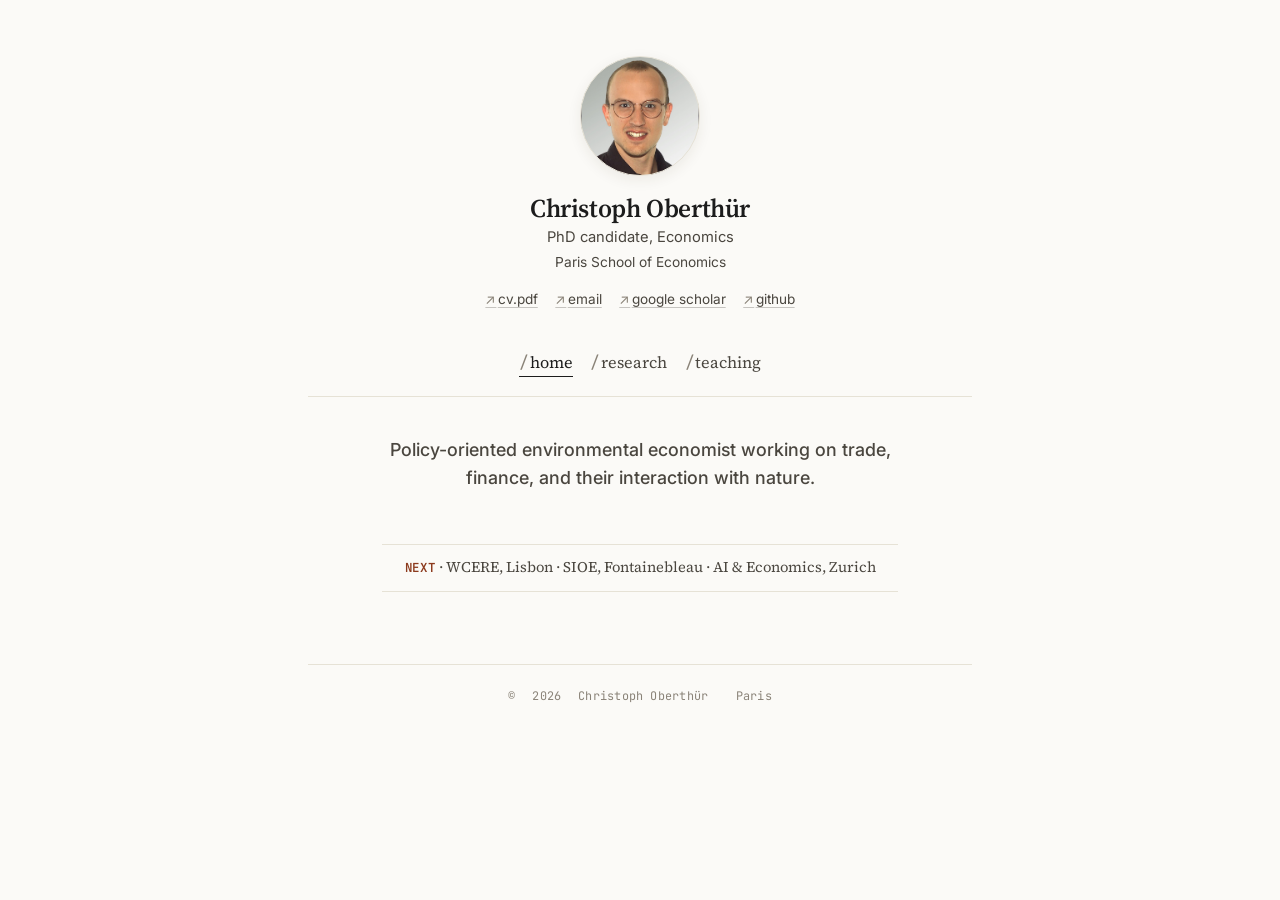
<file: index.html>
<!doctype html>
<html lang="en">
<head>
<meta charset="utf-8" />
<meta name="viewport" content="width=device-width, initial-scale=1" />
<title>Christoph Oberthür</title>
<meta name="description" content="Personal page of Christoph Oberthür, PhD candidate in Economics at the Paris School of Economics." />
<link rel="preconnect" href="https://fonts.googleapis.com" />
<link rel="preconnect" href="https://fonts.gstatic.com" crossorigin />
<link href="https://fonts.googleapis.com/css2?family=Source+Serif+4:opsz,wght@8..60,400;8..60,500;8..60,600&family=Inter:wght@400;500;600&family=JetBrains+Mono:wght@400&display=swap" rel="stylesheet" />
<link rel="stylesheet" href="minimal.css" />
<script src="minimal-tweaks.js"></script>
<style>
  /* Home-only: center the content column under the centered identity block. */
  body { text-align: center; }
  .lede, .next-line, .foot {
    margin-left: auto;
    margin-right: auto;
  }
  .lede { max-width: 32em; }
  .next-line {
    display: inline-block;
    border-left: none;
    border-top: 1px solid var(--rule);
    border-bottom: 1px solid var(--rule);
    padding: 0.7rem 1.4rem;
    background: transparent;
    text-align: left;
    max-width: 100%;
  }
  .foot { justify-content: center; }
  .foot span { margin: 0 0.6rem; }
</style>
</head>
<body>

<div class="shell">

  <aside class="side">
    <div class="avatar" aria-label="portrait of Christoph Oberthür"></div>
    <p class="id-name">Christoph Oberthür</p>
    <p class="id-role">PhD candidate, Economics</p>
    <p class="id-aff">Paris School of Economics</p>
    <ul class="links">
      <li><a href="CV_Christoph_Oberthuer.pdf"><span class="arrow">↗</span>cv.pdf</a></li>
      <li><a href="mailto:choberthur@mailbox.org"><span class="arrow">↗</span>email</a></li>
      <li><a href="https://scholar.google.com/citations?user=jgpY2G8AAAAJ&hl=en"><span class="arrow">↗</span>google scholar</a></li>
      <li><a href="https://github.com/s3chober"><span class="arrow">↗</span>github</a></li>
    </ul>
  </aside>

  <main>
    <nav class="topnav" aria-label="primary">
      <a class="current"><span class="slash">/</span>home</a>
      <a href="research.html"><span class="slash">/</span>research</a>
      <a href="teaching.html"><span class="slash">/</span>teaching</a>
    </nav>

    <p class="lede" style="font-family: var(--sans); font-style: normal; font-weight: 500">Policy-oriented environmental economist working on trade, finance, and their interaction with nature.</p>

    <p class="next-line">
      <span class="next-label">Next</span> · WCERE, Lisbon · SIOE, Fontainebleau · AI &amp; Economics, Zurich
    </p>

    <div class="foot">
      <span>© <span class="yr">2026</span> Christoph Oberthür</span>
      <span>Paris</span>
    </div>
  </main>

</div>

<script>
  document.querySelectorAll('.yr').forEach(n => n.textContent = new Date().getFullYear());
</script>

</body>
</html>
</file>
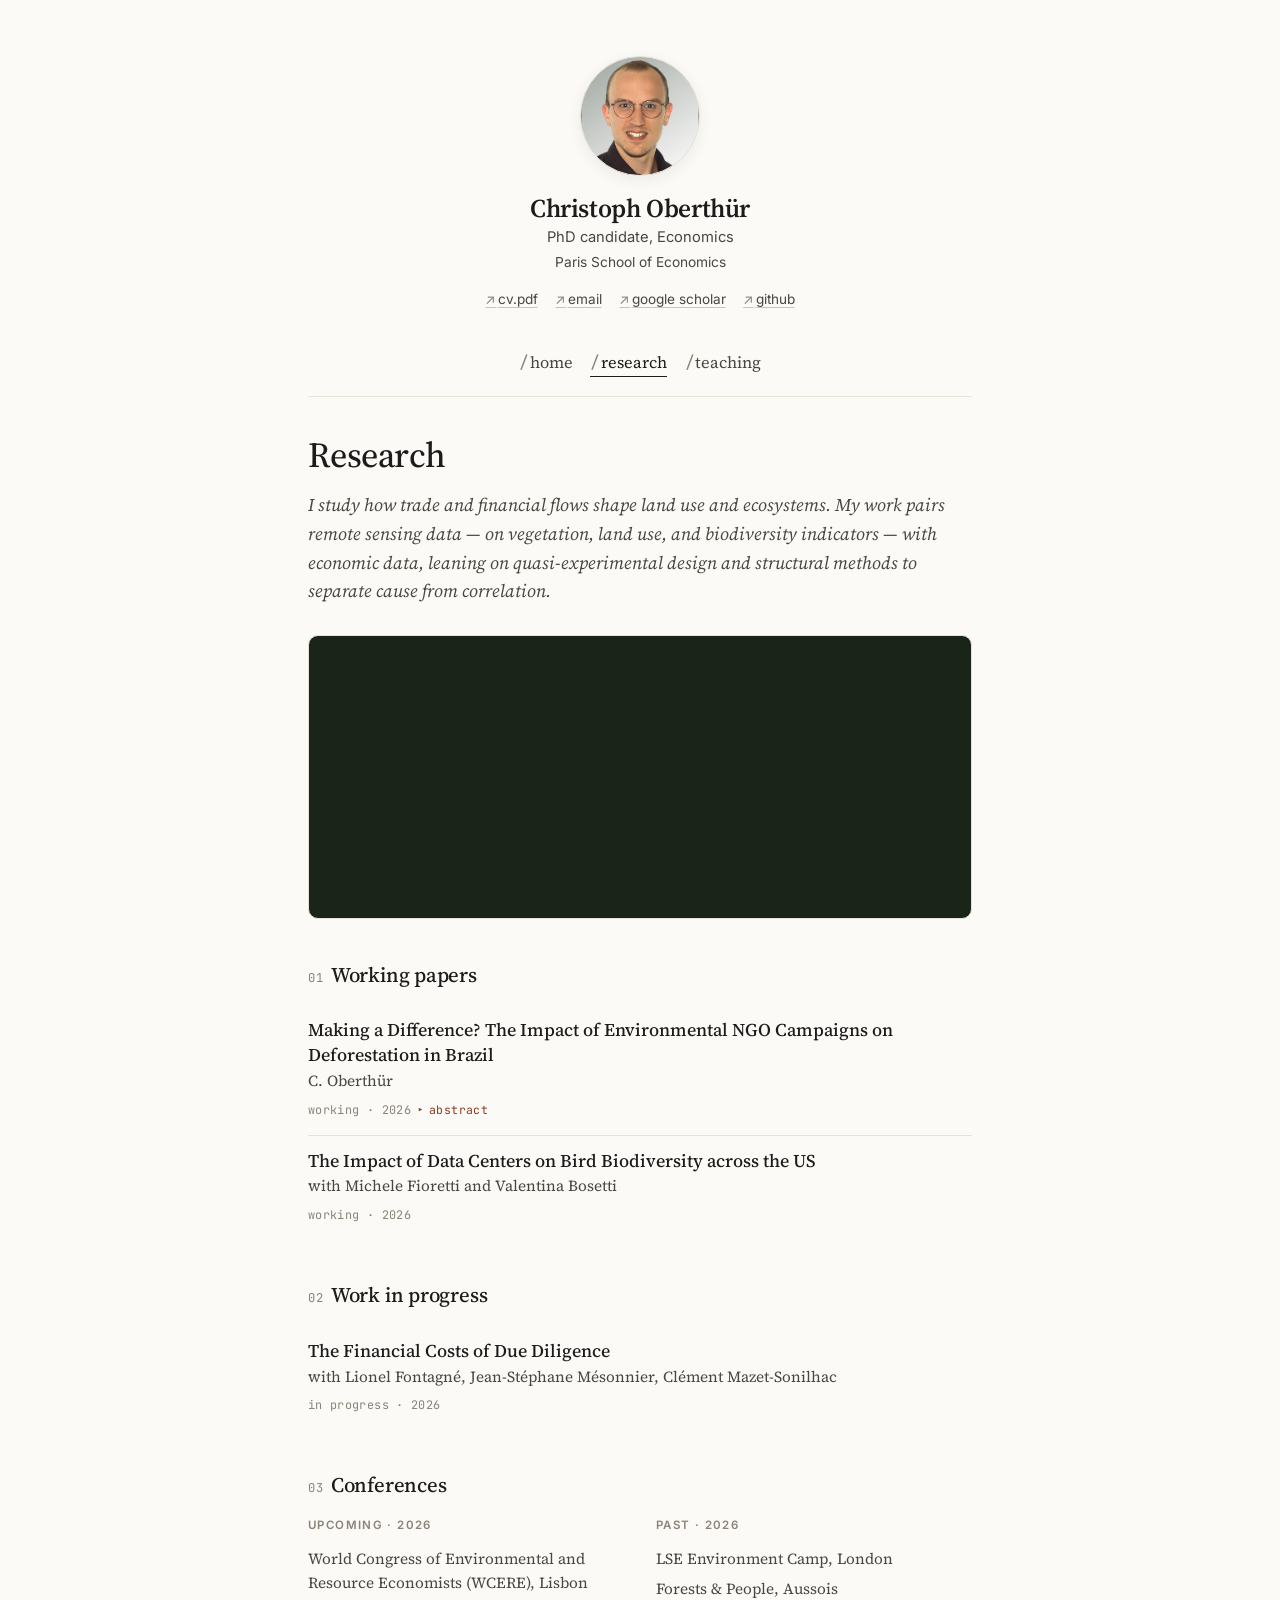
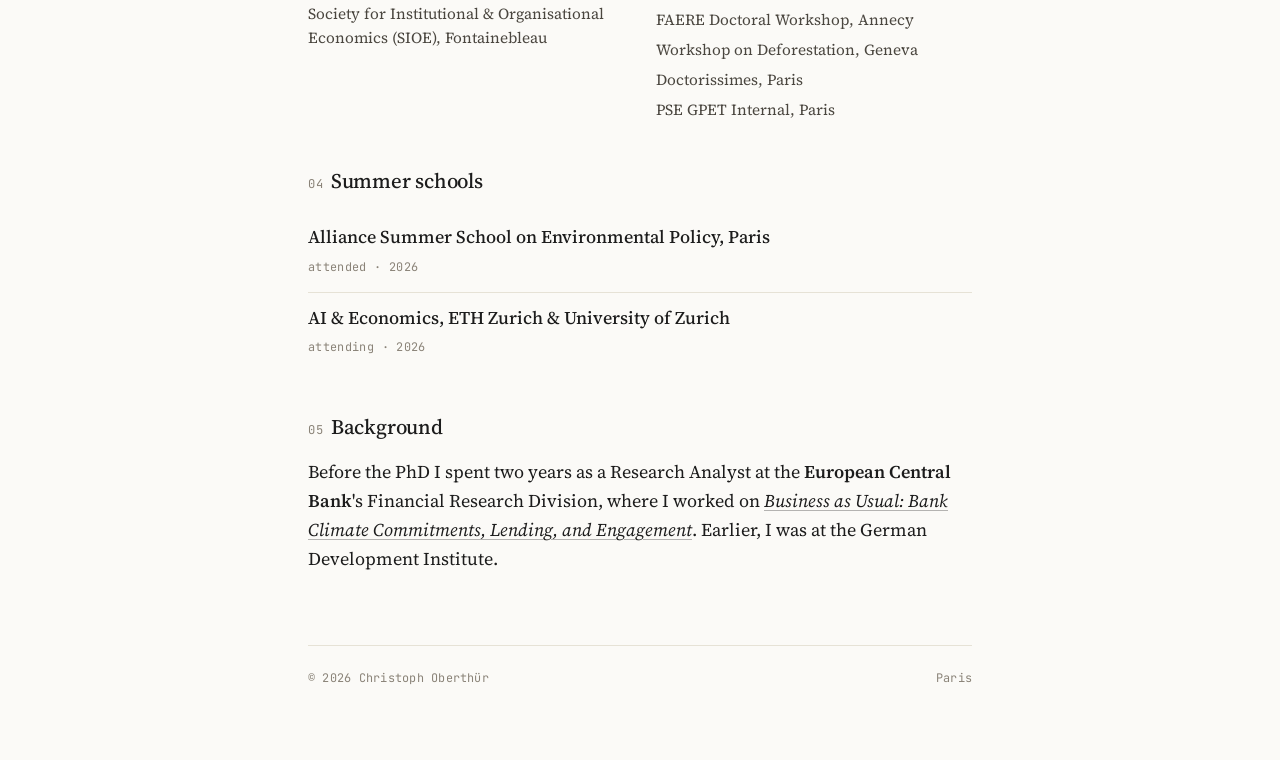
<file: research.html>
<!doctype html>
<html lang="en">
<head>
<meta charset="utf-8" />
<meta name="viewport" content="width=device-width, initial-scale=1" />
<title>Research · Christoph Oberthür</title>
<link rel="preconnect" href="https://fonts.googleapis.com" />
<link rel="preconnect" href="https://fonts.gstatic.com" crossorigin />
<link href="https://fonts.googleapis.com/css2?family=Source+Serif+4:opsz,wght@8..60,400;8..60,500;8..60,600&family=Inter:wght@400;500;600&family=JetBrains+Mono:wght@400&display=swap" rel="stylesheet" />
<link rel="stylesheet" href="minimal.css" />
<script src="minimal-tweaks.js"></script>
<style>
  .lulc-banner {
    margin: 1.6rem 0 2.4rem;
    aspect-ratio: 21 / 9;
    width: 100%;
    overflow: hidden;
    border-radius: 10px;
    background: #1a2418;
    border: 1px solid var(--rule);
    position: relative;
  }
  .lulc-banner canvas { display: block; width: 100%; height: 100%; }
  .lulc-banner figcaption {
    position: absolute;
    left: 0; right: 0; bottom: 0;
    padding: 0.5rem 0.85rem;
    font-family: var(--mono);
    font-size: 0.7rem;
    color: rgba(255,255,255,0.78);
    letter-spacing: 0.02em;
    background: linear-gradient(180deg, transparent, rgba(0,0,0,0.55));
    text-shadow: 0 1px 2px rgba(0,0,0,0.4);
  }
  @media (max-width: 520px) {
    .lulc-banner { aspect-ratio: 16 / 10; }
    .lulc-banner figcaption { font-size: 0.65rem; padding: 0.45rem 0.7rem; }
  }

  /* fold-out abstract */
  .paper-fold summary { cursor: pointer; list-style: none; display: block; }
  .paper-fold summary::-webkit-details-marker { display: none; }
  .paper-fold summary:focus-visible { outline: 2px solid var(--accent); outline-offset: 3px; border-radius: 3px; }
  .paper-fold summary:hover .ptitle { color: var(--accent); }
  .fold-hint { font-family: var(--mono); font-size: 0.72rem; color: var(--accent-deep); letter-spacing: 0.04em; margin-left: 0.55em; white-space: nowrap; }
  .fold-hint::before { content: "\25B8"; margin-right: 0.34em; display: inline-block; }
  .paper-fold[open] .fold-hint::before { content: "\25BE"; }
  .abstract-fold { margin: 0.8rem 0 0.1rem; padding-left: 0.95rem; border-left: 2px solid var(--accent); }
  .abstract-fold p { font-size: 0.95rem; color: var(--ink-soft); margin: 0 0 0.7rem; line-height: 1.6; }
  .abstract-fold .pdflink { display: inline-block; font-family: var(--mono); font-size: 0.75rem; text-decoration: none; color: var(--accent-deep); letter-spacing: 0.02em; margin-top: 0.1rem; }
  .abstract-fold .pdflink:hover { color: var(--accent); }
</style>
</head>
<body>

<div class="shell">

  <aside class="side">
    <div class="avatar" aria-label="portrait of Christoph Oberthür"></div>
    <p class="id-name">Christoph Oberthür</p>
    <p class="id-role">PhD candidate, Economics</p>
    <p class="id-aff">Paris School of Economics</p>
    <ul class="links">
      <li><a href="CV_Christoph_Oberthuer.pdf"><span class="arrow">↗</span>cv.pdf</a></li>
      <li><a href="mailto:choberthur@mailbox.org"><span class="arrow">↗</span>email</a></li>
      <li><a href="https://scholar.google.com/citations?user=jgpY2G8AAAAJ&hl=en"><span class="arrow">↗</span>google scholar</a></li>
      <li><a href="https://github.com/s3chober"><span class="arrow">↗</span>github</a></li>
    </ul>
  </aside>

  <main>
    <nav class="topnav" aria-label="primary">
      <a href="index.html"><span class="slash">/</span>home</a>
      <a class="current"><span class="slash">/</span>research</a>
      <a href="teaching.html"><span class="slash">/</span>teaching</a>
    </nav>

    <h1>Research</h1>

    <p class="lede">
      I study how trade and financial flows shape land use and ecosystems. My work pairs remote sensing data — on vegetation, land use, and biodiversity indicators — with economic data, leaning on quasi-experimental design and structural methods to separate cause from correlation.
    </p>

    <figure class="lulc-banner" id="lulc-banner" data-src="https://assets.science.nasa.gov/content/dam/science/esd/eo/images/imagerecords/145000/145988/yurimaguas_oli_2019191_lrg.jpg">
      <canvas class="lulc-canvas"></canvas>
    </figure>

    <h2><span class="num">01</span>Working papers</h2>
    <ul class="paper-list">
      <li>
        <details class="paper-fold">
          <summary>
            <span class="ptitle">Making a Difference? The Impact of Environmental NGO Campaigns on Deforestation in Brazil</span>
            <span class="pauthors">C. Oberthür</span>
            <span class="pmeta">working · 2026</span><span class="fold-hint">abstract</span>
          </summary>
          <div class="abstract-fold">
            <p>This paper provides causal evidence that NGO campaigns influence land-use decisions in Brazil's soy and beef supply chains, two of the leading drivers of tropical deforestation globally. Using a shift-share design that exploits quasi-exogenous variation in campaign timing and firm–municipality trade linkages, I find that municipalities more exposed to targeted firms through trade linkages experience significantly less deforestation, with aggregate estimates implying a reduction of approximately 19% of total forest and savanna loss in the sample.</p>
            <p>The effect operates primarily by deterring forest-to-cattle conversion. Campaigns also promote reallocation from cattle grazing to soy cultivation, indicating a shift toward more intensive and economically productive land uses, accompanied by measurable productivity gains. The results underscore the persistent influence of civil society in shaping environmental outcomes, and highlight the broader potential of reputational governance to complement state regulation in managing global environmental externalities.</p>
            <a class="pdflink" href="Oberthur_Making_a_Difference.pdf">↓ Download PDF</a>
          </div>
        </details>
      </li>
      <li>
        <span class="ptitle">The Impact of Data Centers on Bird Biodiversity across the US</span>
        <span class="pauthors">with Michele Fioretti and Valentina Bosetti</span>
        <span class="pmeta">working · 2026</span>
      </li>
    </ul>

    <h2><span class="num">02</span>Work in progress</h2>
    <ul class="paper-list">
      <li>
        <span class="ptitle">The Financial Costs of Due Diligence</span>
        <span class="pauthors">with Lionel Fontagné, Jean-Stéphane Mésonnier, Clément Mazet-Sonilhac</span>
        <span class="pmeta">in progress · 2026</span>
      </li>
    </ul>

    <h2><span class="num">03</span>Conferences</h2>
    <div class="conf-cols">
      <div>
        <p class="sub" style="margin-top:0">Upcoming · 2026</p>
        <ul>
          <li>World Congress of Environmental and Resource Economists (WCERE), Lisbon</li>
          <li>Society for Institutional &amp; Organisational Economics (SIOE), Fontainebleau</li>
        </ul>
      </div>
      <div>
        <p class="sub" style="margin-top:0">Past · 2026</p>
        <ul>
          <li>LSE Environment Camp, London</li>
          <li>Forests &amp; People, Aussois</li>
          <li>FAERE Doctoral Workshop, Annecy</li>
          <li>Workshop on Deforestation, Geneva</li>
          <li>Doctorissimes, Paris</li>
          <li>PSE GPET Internal, Paris</li>
        </ul>
      </div>
    </div>

    <h2><span class="num">04</span>Summer schools</h2>
    <ul class="paper-list">
      <li>
        <span class="ptitle">Alliance Summer School on Environmental Policy, Paris</span>
        <span class="pmeta">attended · 2026</span>
      </li>
      <li>
        <span class="ptitle">AI &amp; Economics, ETH Zurich &amp; University of Zurich</span>
        <span class="pmeta">attending · 2026</span>
      </li>
    </ul>

    <h2><span class="num">05</span>Background</h2>
    <p>
      Before the PhD I spent two years as a Research Analyst at the <strong>European Central Bank</strong>'s Financial Research Division, where I worked on <em><a href="https://www.ecb.europa.eu/pub/pdf/scpwps/ecb.wp2921~603e225101.en.pdf">Business as Usual: Bank Climate Commitments, Lending, and Engagement</a></em>. Earlier, I was at the German Development Institute.
    </p>


    <div class="foot">
      <span>© <span class="yr">2026</span> Christoph Oberthür</span>
      <span>Paris</span>
    </div>
  </main>

</div>

<script>
  document.querySelectorAll('.yr').forEach(n => n.textContent = new Date().getFullYear());

  // Live "satellite → land-use classification" banner.
  // Loads a Landsat scene and quantizes the right half to a MapBiomas-style
  // palette, with a gradient blend across the seam. Falls back gracefully
  // if CORS blocks pixel reads.
  (function () {
    var fig = document.getElementById('lulc-banner');
    if (!fig) return;
    var canvas = fig.querySelector('.lulc-canvas');
    var ctx = canvas.getContext('2d');
    var src = fig.getAttribute('data-src');

    var PALETTE = [
      [31, 141, 73],   // forest formation
      [125, 201, 117], // savanna formation
      [4, 56, 29],     // dense / mangrove
      [255, 235, 175], // pasture
      [214, 188, 116], // grassland
      [232, 156, 92],  // crop / agriculture
      [165, 110, 70],  // bare / cleared
      [38, 115, 137]   // water
    ];
    function nearest(r, g, b) {
      var best = PALETTE[0], bd = Infinity;
      for (var i = 0; i < PALETTE.length; i++) {
        var p = PALETTE[i];
        var dr = r - p[0], dg = g - p[1], db = b - p[2];
        var d = dr*dr + dg*dg + db*db;
        if (d < bd) { bd = d; best = p; }
      }
      return best;
    }

    function render(img) {
      var W = fig.clientWidth || 640;
      var H = Math.round(W * 9 / 21);
      canvas.width = W; canvas.height = H;

      var ir = img.width / img.height, cr = W / H;
      var sw, sh, sx, sy;
      if (ir > cr) { sh = img.height; sw = sh * cr; sx = (img.width - sw) / 2; sy = 0; }
      else        { sw = img.width;  sh = sw / cr; sx = 0; sy = (img.height - sh) / 2; }
      ctx.drawImage(img, sx, sy, sw, sh, 0, 0, W, H);

      try {
        var px = 8;
        var cols = Math.ceil(W / px), rows = Math.ceil(H / px);
        var small = document.createElement('canvas');
        small.width = cols; small.height = rows;
        small.getContext('2d').drawImage(canvas, 0, 0, cols, rows);
        var sd = small.getContext('2d').getImageData(0, 0, cols, rows).data;

        var cl = document.createElement('canvas');
        cl.width = W; cl.height = H;
        var clx = cl.getContext('2d');
        for (var y = 0; y < rows; y++) {
          for (var x = 0; x < cols; x++) {
            var i = (y * cols + x) * 4;
            var col = nearest(sd[i], sd[i+1], sd[i+2]);
            clx.fillStyle = 'rgb(' + col[0] + ',' + col[1] + ',' + col[2] + ')';
            clx.fillRect(x * px, y * px, px, px);
          }
        }

        var mask = document.createElement('canvas');
        mask.width = W; mask.height = H;
        var mctx = mask.getContext('2d');
        mctx.drawImage(cl, 0, 0);
        mctx.globalCompositeOperation = 'destination-in';
        var grad = mctx.createLinearGradient(W * 0.35, 0, W * 0.7, 0);
        grad.addColorStop(0, 'rgba(0,0,0,0)');
        grad.addColorStop(1, 'rgba(0,0,0,1)');
        mctx.fillStyle = grad;
        mctx.fillRect(0, 0, W, H);
        ctx.drawImage(mask, 0, 0);

        ctx.fillStyle = 'rgba(255,255,255,0.18)';
        ctx.fillRect(Math.round(W * 0.525), 0, 1, H);
      } catch (e) { /* CORS — keep raw photo */ }
    }

    var img = new Image();
    img.crossOrigin = 'anonymous';
    img.onload = function () { render(img); };
    img.src = src;

    // Redraw on resize so the banner stays sharp on layout changes
    var rt;
    window.addEventListener('resize', function () {
      clearTimeout(rt);
      rt = setTimeout(function () { if (img.complete) render(img); }, 120);
    });
  })();
</script>

</body>
</html>
</file>
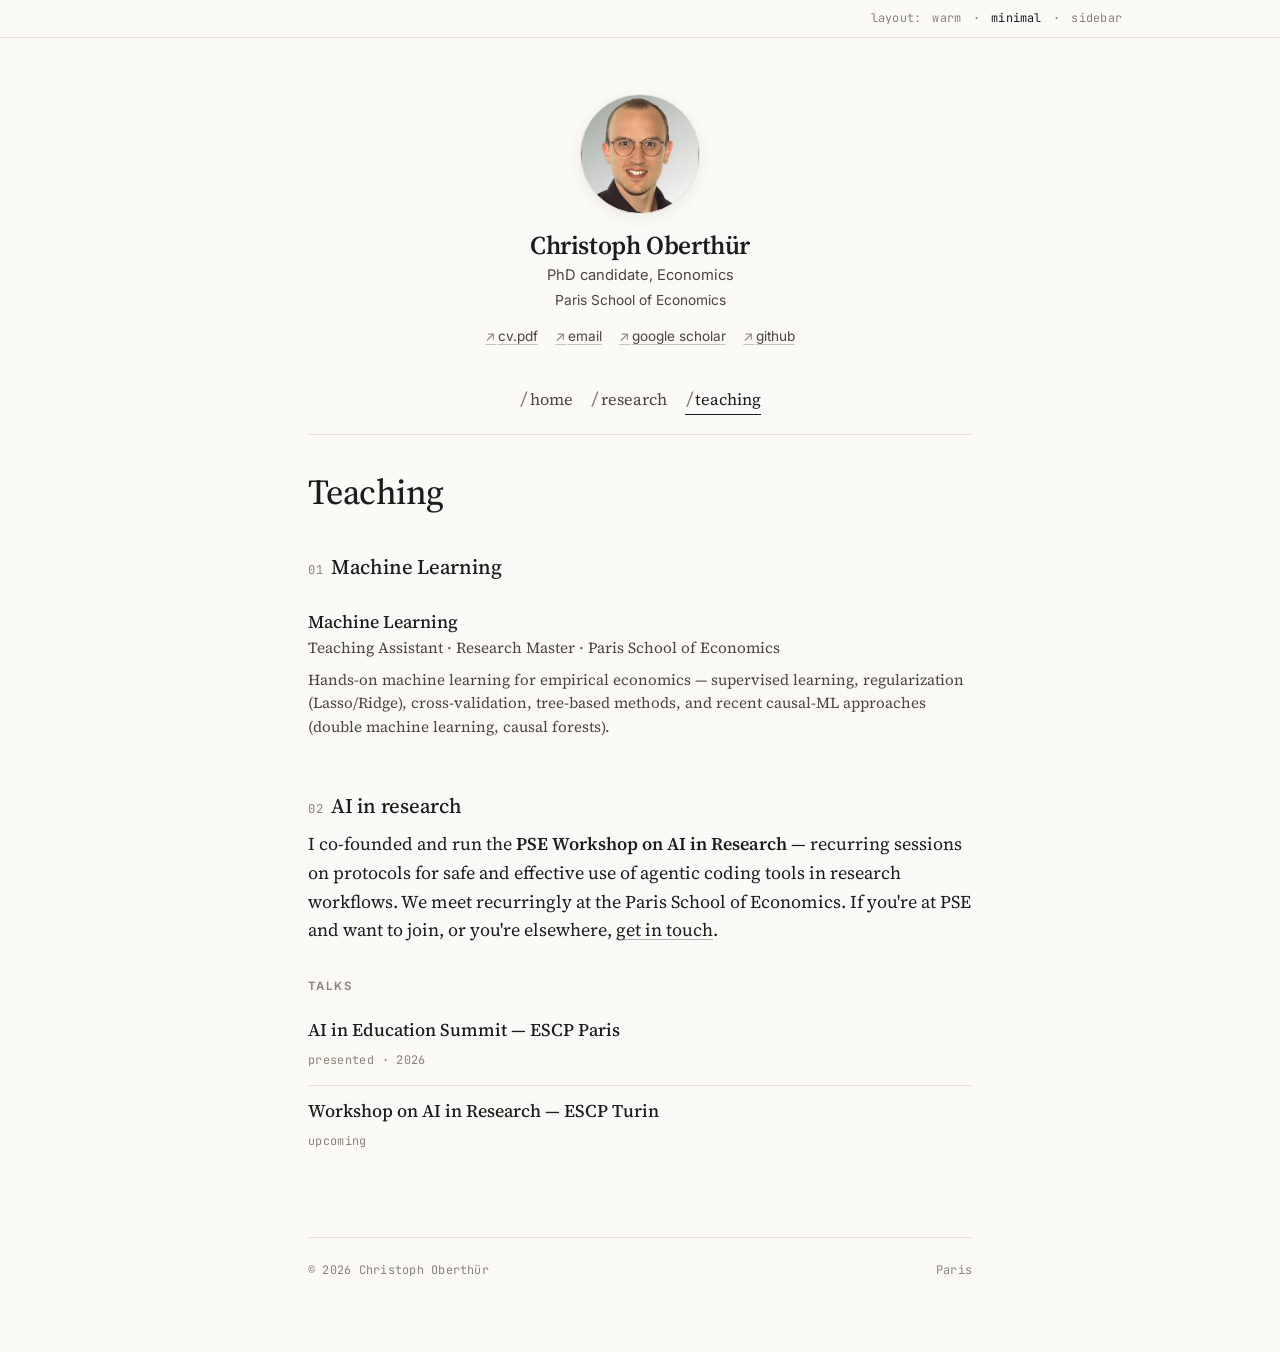
<file: teaching.html>
<!doctype html>
<html lang="en">
<head>
<meta charset="utf-8" />
<meta name="viewport" content="width=device-width, initial-scale=1" />
<title>Teaching · Christoph Oberthür</title>
<link rel="preconnect" href="https://fonts.googleapis.com" />
<link rel="preconnect" href="https://fonts.gstatic.com" crossorigin />
<link href="https://fonts.googleapis.com/css2?family=Source+Serif+4:opsz,wght@8..60,400;8..60,500;8..60,600&family=Inter:wght@400;500;600&family=JetBrains+Mono:wght@400&display=swap" rel="stylesheet" />
<link rel="stylesheet" href="minimal.css" />
<script src="minimal-tweaks.js"></script>
</head>
<body>

<div class="vbar"><div class="vbar-inner">
  <span>layout:</span>
  <a href="index.html">warm</a>
  <span>·</span>
  <a class="active">minimal</a>
  <span>·</span>
  <a href="Sidebar.html">sidebar</a>
</div></div>

<div class="shell">

  <aside class="side">
    <div class="avatar" aria-label="portrait of Christoph Oberthür"></div>
    <p class="id-name">Christoph Oberthür</p>
    <p class="id-role">PhD candidate, Economics</p>
    <p class="id-aff">Paris School of Economics</p>
    <ul class="links">
      <li><a href="CV_Christoph_Oberthuer.pdf"><span class="arrow">↗</span>cv.pdf</a></li>
      <li><a href="mailto:choberthur@mailbox.org"><span class="arrow">↗</span>email</a></li>
      <li><a href="https://scholar.google.com/citations?user=jgpY2G8AAAAJ&hl=en"><span class="arrow">↗</span>google scholar</a></li>
      <li><a href="https://github.com/s3chober"><span class="arrow">↗</span>github</a></li>
    </ul>
  </aside>

  <main>
    <nav class="topnav" aria-label="primary">
      <a href="Minimal.html"><span class="slash">/</span>home</a>
      <a href="research.html"><span class="slash">/</span>research</a>
      <a class="current"><span class="slash">/</span>teaching</a>
    </nav>

    <h1>Teaching</h1>

    <h2><span class="num">01</span>Machine Learning</h2>
    <ul class="paper-list">
      <li>
        <span class="ptitle">Machine Learning</span>
        <span class="pauthors">Teaching Assistant · Research Master · Paris School of Economics</span>
        <span class="pdesc">Hands-on machine learning for empirical economics — supervised learning, regularization (Lasso/Ridge), cross-validation, tree-based methods, and recent causal-ML approaches (double machine learning, causal forests).</span>
      </li>
    </ul>

    <h2><span class="num">02</span>AI in research</h2>
    <p style="margin-top: -0.4rem">
      I co-founded and run the <strong>PSE Workshop on AI in Research</strong> — recurring sessions on protocols for safe and effective use of agentic coding tools in research workflows. We meet recurringly at the Paris School of Economics. If you're at PSE and want to join, or you're elsewhere, <a href="mailto:choberthur@mailbox.org">get in touch</a>.
    </p>

    <p class="sub">Talks</p>
    <ul class="paper-list">
      <li>
        <span class="ptitle">AI in Education Summit — ESCP Paris</span>
        <span class="pmeta">presented · 2026</span>
      </li>
      <li>
        <span class="ptitle">Workshop on AI in Research — ESCP Turin</span>
        <span class="pmeta">upcoming</span>
      </li>
    </ul>


    <div class="foot">
      <span>© <span class="yr">2026</span> Christoph Oberthür</span>
      <span>Paris</span>
    </div>
  </main>

</div>

<script>
  document.querySelectorAll('.yr').forEach(n => n.textContent = new Date().getFullYear());
</script>

</body>
</html>
</file>
<file: minimal.css>
/* =============================================================
   minimal.css — shared shell for the minimal multi-page site
   Sidebar identity card + main column with Pascal-style /nav
   ============================================================= */

:root {
  --ink:        #1c1c1c;
  --ink-soft:   #4a463f;
  --muted:      #8a8378;
  --rule:       #e6e2d6;
  --rule-soft:  #f0eadd;
  --paper:      #fbfaf7;
  --bg:         #fbfaf7;
  --accent:     #b14a2a;
  --accent-deep:#8c3a1d;

  --serif:      "Source Serif 4", "Iowan Old Style", Cambria, Georgia, serif;
  --sans:       "Inter", system-ui, -apple-system, sans-serif;
  --mono:       "JetBrains Mono", ui-monospace, "SF Mono", Menlo, Consolas, monospace;

  --maxw:       1020px;
}

* { box-sizing: border-box; }
html { scroll-behavior: smooth; }

body {
  margin: 0;
  background: var(--bg);
  color: var(--ink);
  font-family: var(--mt-serif, var(--serif));
  font-size: var(--mt-font-size, 18px);
  line-height: 1.6;
  -webkit-font-smoothing: antialiased;
  text-rendering: optimizeLegibility;
}

p { margin: 0 0 1rem; text-wrap: pretty; }
p:last-child { margin-bottom: 0; }
em { font-style: italic; color: var(--ink-soft); }
strong { font-weight: 600; color: var(--ink); }

a {
  color: var(--ink);
  text-decoration: underline;
  text-decoration-thickness: 1px;
  text-underline-offset: 3px;
  text-decoration-color: color-mix(in oklab, var(--ink) 32%, transparent);
  transition: color 0.15s, text-decoration-color 0.15s;
}
a:hover {
  color: var(--accent);
  text-decoration-color: var(--accent);
}

/* ===== version switcher (warm | minimal | sidebar) ===== */
.vbar {
  border-bottom: 1px solid var(--rule);
  font-family: var(--mono);
  font-size: 0.74rem;
  color: var(--muted);
  letter-spacing: 0.02em;
  background: var(--paper);
}
.vbar-inner {
  max-width: var(--maxw);
  margin: 0 auto;
  padding: 0.55rem 1.75rem;
  display: flex;
  justify-content: flex-end;
  align-items: center;
  gap: 0.7rem;
}
.vbar-inner a, .vbar-inner span {
  color: var(--muted);
  text-decoration: none;
  border: none;
}
.vbar-inner a:hover { color: var(--ink); }
.vbar-inner a.active { color: var(--ink); }

/* ===== shell (centered single column) ===== */
.shell {
  max-width: 720px;
  margin: 0 auto;
  padding: 3.5rem 1.75rem 4.5rem;
  display: block;
}

/* ===== centered identity header ===== */
.side {
  text-align: center;
  margin-bottom: 2.4rem;
}
.avatar {
  width: var(--mt-avatar-size, 120px);
  height: var(--mt-avatar-size, 120px);
  border-radius: var(--mt-avatar-radius, 50%);
  margin: 0 auto 1.1rem;
  background-image: url("portrait.jpeg");
  background-size: cover;
  background-position: center 22%;
  background-color: var(--rule-soft);
  border: 1px solid var(--rule);
  box-shadow: 0 4px 14px rgba(60, 50, 30, 0.08);
  transition: border-radius 0.25s ease, width 0.25s ease, height 0.25s ease;
}
.avatar > * { display: none; }
.id-name {
  font-family: var(--serif);
  font-weight: 600;
  font-size: 1.6rem;
  margin: 0 0 0.2rem;
  line-height: 1.15;
  letter-spacing: -0.015em;
}
.id-role {
  margin: 0 0 0.15rem;
  font-family: var(--sans);
  font-size: 0.92rem;
  color: var(--ink-soft);
}
.id-aff {
  margin: 0 0 1rem;
  font-family: var(--sans);
  font-size: 0.86rem;
  color: var(--ink-soft);
  line-height: 1.5;
}
.id-aff strong { color: var(--ink); font-weight: 600; }

/* Social links — horizontal row in the centered layout */
.side .links {
  list-style: none;
  padding: 0;
  margin: 0;
  font-family: var(--sans);
  font-size: 0.85rem;
  display: flex;
  flex-wrap: wrap;
  justify-content: center;
  gap: 0.3rem 1.1rem;
}
.side .links li { padding: 0; }
.side .links a {
  color: var(--ink-soft);
  text-decoration: underline;
  text-decoration-color: color-mix(in oklab, var(--ink-soft) 30%, transparent);
  text-underline-offset: 3px;
}
.side .links a:hover {
  color: var(--accent);
  text-decoration-color: var(--accent);
}
.side .links .arrow { color: var(--muted); margin-right: 0.1em; }

/* "Next" pulse line — upcoming travel */
.next-line {
  margin: 1.4rem 0 0;
  padding: 0.7rem 0.9rem;
  border-left: 2px solid var(--accent);
  background: color-mix(in oklab, var(--accent) 6%, transparent);
  font-size: 0.92rem;
  color: var(--ink-soft);
}
.next-label {
  font-family: var(--mono);
  font-size: 0.78rem;
  color: var(--accent-deep);
  letter-spacing: 0.06em;
  text-transform: uppercase;
  font-weight: 600;
}

/* ===== main column ===== */
main { min-width: 0; }

.topnav {
  display: flex;
  flex-wrap: wrap;
  justify-content: center;
  gap: 0.4rem 1.1rem;
  margin: 0 0 2.4rem;
  padding-bottom: 1.2rem;
  border-bottom: 1px solid var(--rule);
  font-family: var(--serif);
  font-size: 1.02rem;
}
.topnav a {
  color: var(--ink-soft);
  text-decoration: none;
  border-bottom: 1px solid transparent;
  padding-bottom: 1px;
}
.topnav a:hover {
  color: var(--accent);
  border-bottom-color: var(--accent);
}
.topnav a.current {
  color: var(--ink);
  border-bottom-color: var(--ink);
}
.topnav .slash {
  color: var(--muted);
  margin-right: 0.05em;
  font-family: var(--mono);
}

/* ===== headings & flow ===== */
h1 {
  font-family: var(--serif);
  font-weight: 500;
  font-size: 2.2rem;
  letter-spacing: -0.015em;
  line-height: 1.08;
  margin: 0 0 1.1rem;
  text-wrap: balance;
}
h1.compact { font-size: 1.7rem; margin-bottom: 0.6rem; }

.lede {
  font-family: var(--serif);
  font-style: italic;
  font-size: 1.12rem;
  color: var(--ink-soft);
  margin: 0 0 1.8rem;
  max-width: 36em;
}

h2 {
  font-family: var(--serif);
  font-weight: 500;
  font-size: 1.3rem;
  margin: 2.4rem 0 0.9rem;
  letter-spacing: -0.01em;
}
h2:first-child { margin-top: 0; }
h2 .num {
  color: var(--muted);
  font-family: var(--mono);
  font-size: 0.76rem;
  font-weight: 400;
  margin-right: 0.6em;
  letter-spacing: 0.06em;
}

hr {
  border: none;
  border-top: 1px solid var(--rule);
  margin: 2.8rem 0;
}

.sub {
  font-family: var(--sans);
  font-size: 0.72rem;
  text-transform: uppercase;
  letter-spacing: 0.12em;
  color: var(--muted);
  margin: 2rem 0 0.6rem;
  font-weight: 600;
}
.sub:first-child { margin-top: 0; }

/* ===== paper list ===== */
.paper-list {
  list-style: none;
  padding: 0;
  margin: 0;
}
.paper-list > li {
  padding: 0.75rem 0;
  border-bottom: 1px solid var(--rule);
}
.paper-list > li:last-child { border-bottom: none; }
.paper-list .ptitle {
  font-weight: 500;
  color: var(--ink);
  display: block;
  margin-bottom: 0.1rem;
  line-height: 1.4;
}
.paper-list .pauthors {
  display: block;
  font-family: var(--serif);
  font-size: 0.96rem;
  color: var(--ink-soft);
}
.paper-list .pmeta {
  display: inline-block;
  margin-top: 0.35rem;
  font-family: var(--mono);
  font-size: 0.74rem;
  color: var(--muted);
  letter-spacing: 0.03em;
}

.paper-list .pdesc {
  display: block;
  margin-top: 0.45rem;
  color: var(--ink-soft);
  font-size: 0.95rem;
  line-height: 1.55;
}


/* ===== timeline ===== */
.timeline {
  list-style: none;
  padding: 0;
  margin: 0.4rem 0 0;
}
.timeline li {
  display: grid;
  grid-template-columns: 6rem 1fr;
  gap: 1rem;
  padding: 0.55rem 0;
  border-bottom: 1px solid var(--rule);
  font-size: 0.96rem;
}
.timeline li:last-child { border-bottom: none; }
.timeline .y {
  font-family: var(--mono);
  font-size: 0.82rem;
  color: var(--muted);
  letter-spacing: 0.02em;
  padding-top: 0.2em;
}
.timeline .b { color: var(--ink-soft); }
.timeline .b strong { color: var(--ink); font-weight: 500; display: block; }

/* ===== two-col conferences ===== */
.conf-cols {
  display: grid;
  grid-template-columns: 1fr 1fr;
  gap: 1.4rem 2rem;
  font-size: 0.96rem;
}
.conf-cols ul { list-style: none; padding: 0; margin: 0.25rem 0 0; }
.conf-cols li { color: var(--ink-soft); padding: 0.18rem 0; }

/* ===== facts ===== */
dl.facts { margin: 0.4rem 0 0; }
dl.facts dt {
  font-family: var(--sans);
  font-size: 0.72rem;
  text-transform: uppercase;
  letter-spacing: 0.1em;
  color: var(--muted);
  margin-top: 0.9rem;
  font-weight: 600;
}
dl.facts dt:first-child { margin-top: 0; }
dl.facts dd { margin: 0.15rem 0 0; color: var(--ink-soft); font-size: 0.96rem; }

/* ===== footer ===== */
.foot {
  margin-top: 4.5rem;
  padding-top: 1.4rem;
  border-top: 1px solid var(--rule);
  font-family: var(--mono);
  font-size: 0.74rem;
  color: var(--muted);
  letter-spacing: 0.02em;
  display: flex;
  justify-content: space-between;
  flex-wrap: wrap;
  gap: 0.5rem;
}

/* ===== responsive ===== */
@media (max-width: 820px) {
  .shell { padding: 2rem 1.5rem 4rem; }
  .avatar { width: 96px; height: 96px; }
}
@media (max-width: 520px) {
  body { font-size: 17px; }
  h1 { font-size: 1.85rem; }
  .topnav { font-size: 0.96rem; gap: 0.3rem 0.85rem; }
  .conf-cols { grid-template-columns: 1fr; }
  .timeline li { grid-template-columns: 5rem 1fr; gap: 0.8rem; }
}
</file>
